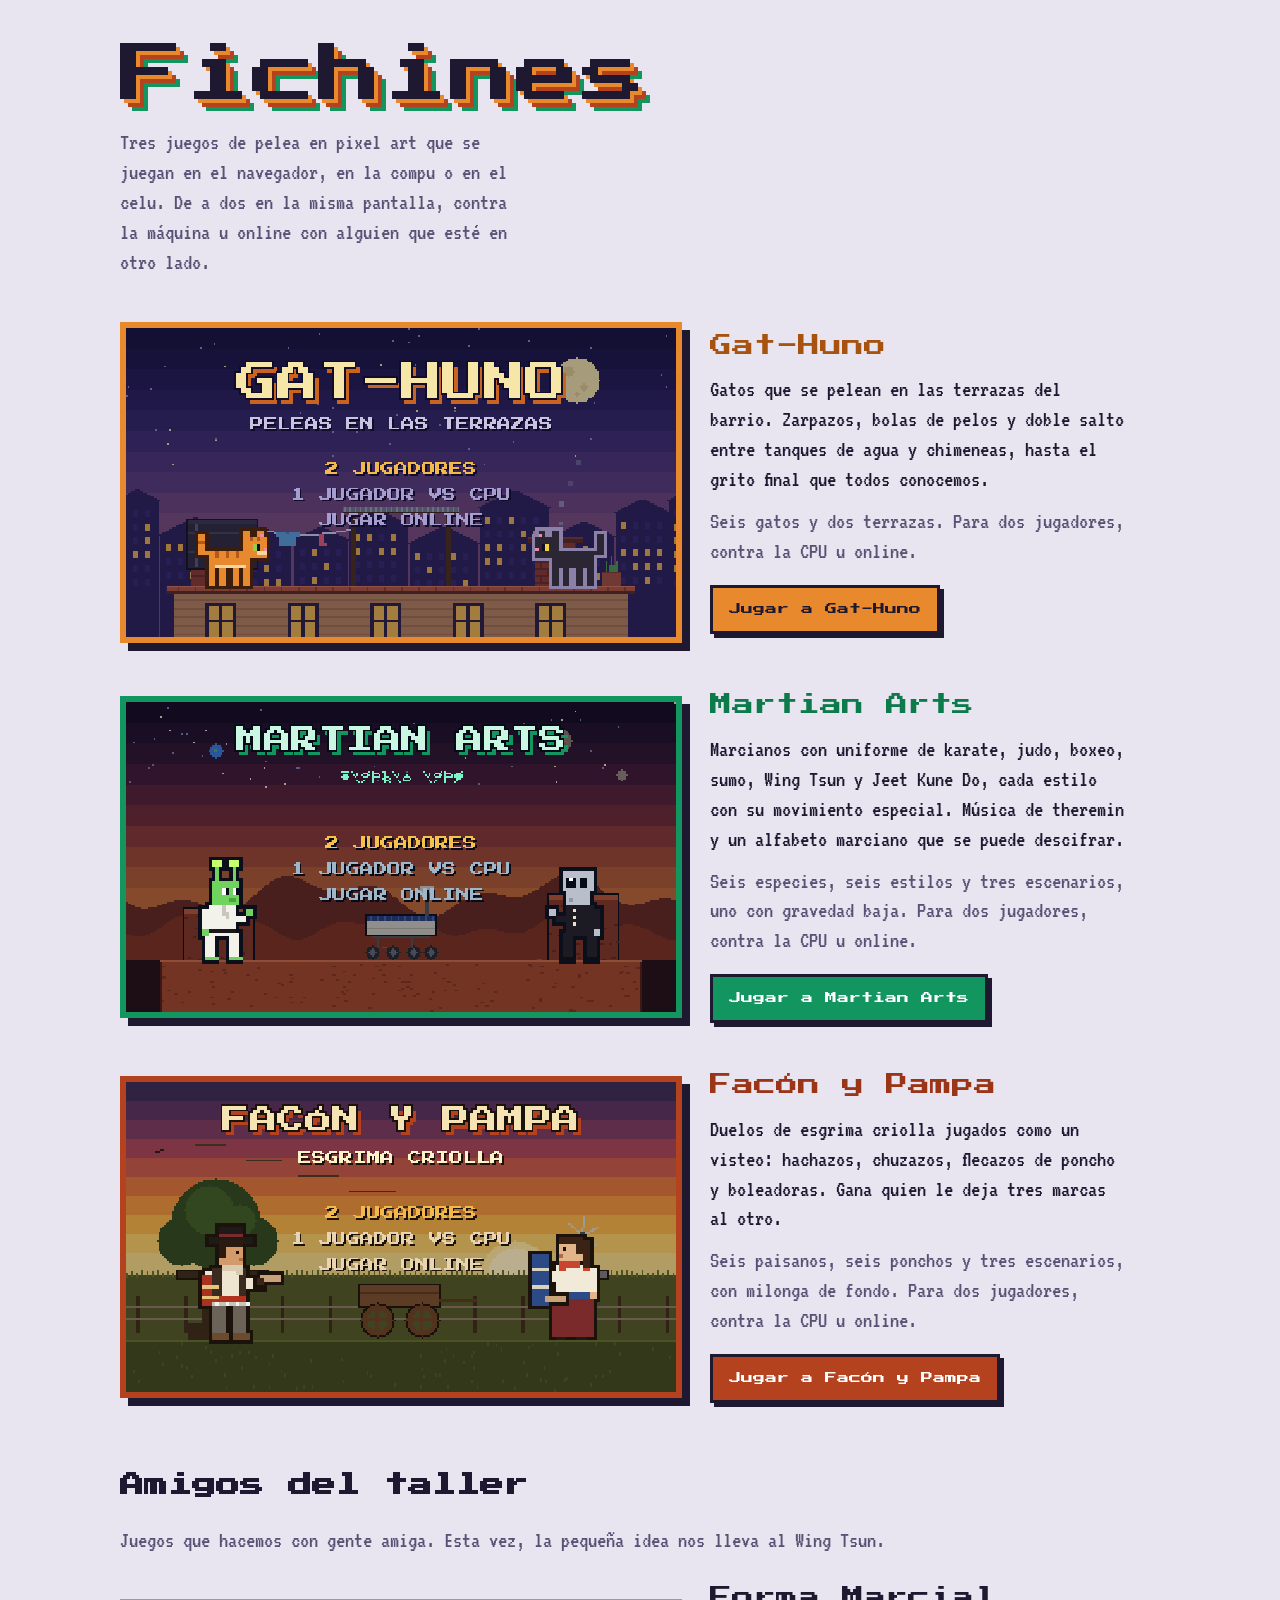
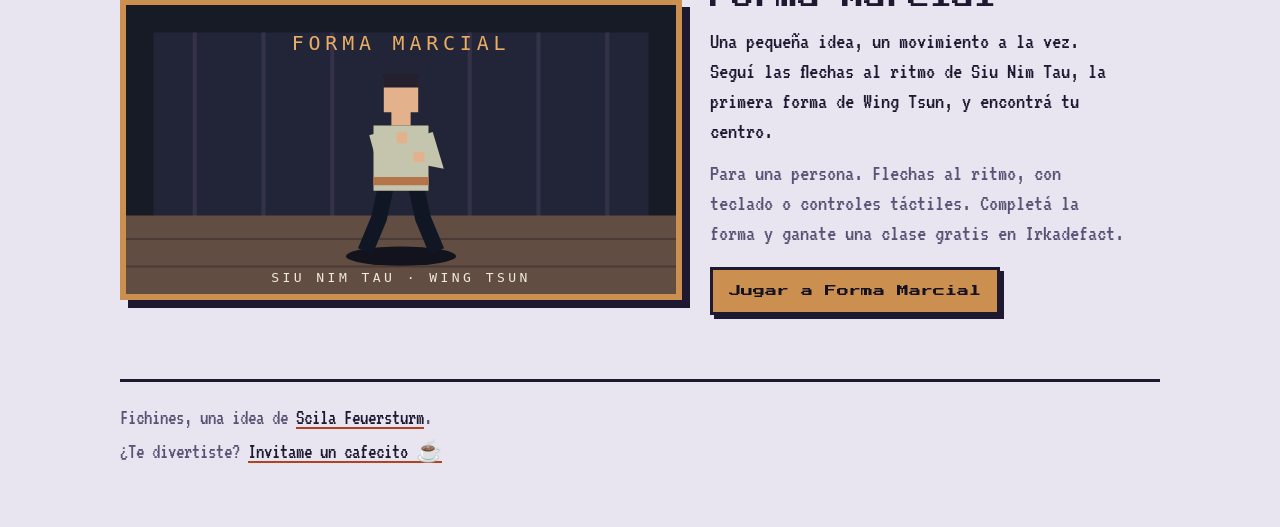
<file: public/index.html>
<!DOCTYPE html>
<html lang="es">
<head>
<meta charset="utf-8">
<meta name="viewport" content="width=device-width, initial-scale=1, viewport-fit=cover">
<title>Fichines</title>
<meta name="description" content="Juegos de pelea en pixel art y amigos del taller: Gat-Huno, Martian Arts, Facón y Pampa y Forma Marcial.">
<link rel="preconnect" href="https://fonts.googleapis.com">
<link rel="preconnect" href="https://fonts.gstatic.com" crossorigin>
<link href="https://fonts.googleapis.com/css2?family=Press+Start+2P&family=VT323&display=swap" rel="stylesheet">
<style>
:root{
  --bg:#e8e4f0; --ink:#1e1830; --muted:#5a5274; --line:#1e1830; --shade:#c9c2db;
  --gh:#e8892e; --gh-ink:#1e1830; --ma:#12955f; --ma-ink:#ffffff; --fp:#b4421f; --fp-ink:#ffffff;
  --gh-text:#a8520f; --ma-text:#0d7a4c; --fp-text:#9a3518;
  color-scheme: light;
  box-sizing:border-box;
  padding-top:env(safe-area-inset-top,0px);
  padding-bottom:env(safe-area-inset-bottom,0px);
}
@media (prefers-color-scheme: dark){
  :root:not([data-theme="light"]){
    --bg:#16121f; --ink:#f1ead9; --muted:#a79fbf; --line:#3d3555; --shade:#0c0a12;
    --gh:#f0913a; --gh-ink:#16121f; --ma:#4ef0a5; --ma-ink:#16121f; --fp:#e0603e; --fp-ink:#16121f; --gh-text:#f0913a; --ma-text:#4ef0a5; --fp-text:#e0603e;
    color-scheme: dark;
  }
}
:root[data-theme="dark"]{
  --bg:#16121f; --ink:#f1ead9; --muted:#a79fbf; --line:#3d3555; --shade:#0c0a12;
  --gh:#f0913a; --gh-ink:#16121f; --ma:#4ef0a5; --ma-ink:#16121f; --fp:#e0603e; --fp-ink:#16121f; --gh-text:#f0913a; --ma-text:#4ef0a5; --fp-text:#e0603e;
  color-scheme: dark;
}
html{scroll-padding-top:env(safe-area-inset-top,0px);}
*,*::before,*::after{box-sizing:border-box}
body{margin:0; background:var(--bg); color:var(--ink); font-family:"VT323", ui-monospace, "Courier New", monospace; font-size:23px; line-height:1.3}
main{max-width:1080px; margin:0 auto; padding:40px 20px 56px}
header{margin-bottom:44px}
h1{font-family:"Press Start 2P", ui-monospace, monospace; font-weight:normal; font-size:clamp(34px,7vw,64px); line-height:1.1; margin:0 0 18px; letter-spacing:2px;
   text-shadow:4px 4px 0 var(--gh), 8px 8px 0 var(--fp), 12px 12px 0 var(--ma)}
header p{max-width:44ch; margin:0; color:var(--muted)}
.games{display:flex; flex-direction:column; gap:48px}
.game{display:grid; grid-template-columns:minmax(0,1.25fr) minmax(0,1fr); gap:28px; align-items:center}
.screen{display:block; border:6px solid var(--accent); background:#000; box-shadow:8px 8px 0 var(--line); line-height:0}
.screen img{width:100%; height:auto; image-rendering:pixelated; image-rendering:crisp-edges; display:block}
.screen:focus-visible{outline:4px solid var(--ink); outline-offset:4px}
.info h2{font-family:"Press Start 2P", ui-monospace, monospace; font-weight:normal; font-size:clamp(17px,2.4vw,22px); line-height:1.35; margin:0 0 14px; color:var(--accent-text)}
.info p{margin:0 0 12px; max-width:46ch}
.info .modes{color:var(--muted)}
.play{display:inline-block; margin-top:6px; font-family:"Press Start 2P", ui-monospace, monospace; font-size:12px; line-height:1.4;
  background:var(--accent); color:var(--accent-ink); text-decoration:none; padding:13px 16px; border:3px solid var(--line); box-shadow:4px 4px 0 var(--line)}
.play:hover{filter:brightness(1.08)}
.play:active{transform:translate(3px,3px); box-shadow:1px 1px 0 var(--line)}
.play:focus-visible{outline:4px solid var(--ink); outline-offset:3px}
footer{margin-top:64px; padding-top:22px; border-top:3px solid var(--line); color:var(--muted); font-size:21px}
footer p{margin:0 0 6px}
footer a{color:var(--ink); text-decoration:underline; text-decoration-color:var(--fp); text-underline-offset:3px}
footer a:hover{color:var(--fp)}
footer a:focus-visible{outline:3px solid var(--ink); outline-offset:2px}
@media (max-width:760px){
  main{padding-top:28px}
  .game{grid-template-columns:1fr; gap:18px}
  .games{gap:40px}
  h1{text-shadow:3px 3px 0 var(--gh), 6px 6px 0 var(--fp), 9px 9px 0 var(--ma)}
}
@media (prefers-reduced-motion: reduce){ .play:active{transform:none} }
</style>
</head>
<body>
<main>
  <header>
    <h1>Fichines</h1>
    <p>Tres juegos de pelea en pixel art que se juegan en el navegador, en la compu o en el celu. De a dos en la misma pantalla, contra la máquina u online con alguien que esté en otro lado.</p>
  </header>
  <section class="games" aria-label="Juegos">
    <article class="game" style="--accent:var(--gh); --accent-ink:var(--gh-ink); --accent-text:var(--gh-text)">
      <a class="screen" href="https://gat-huno.onrender.com" aria-label="Jugar a Gat-Huno">
        <img src="[data-uri]" width="640" height="360" alt="Pantalla de título de Gat-Huno: un gato naranja y uno negro frente a frente en una terraza de noche">
      </a>
      <div class="info">
        <h2>Gat-Huno</h2>
        <p>Gatos que se pelean en las terrazas del barrio. Zarpazos, bolas de pelos y doble salto entre tanques de agua y chimeneas, hasta el grito final que todos conocemos.</p>
        <p class="modes">Seis gatos y dos terrazas. Para dos jugadores, contra la CPU u online.</p>
        <a class="play" href="https://gat-huno.onrender.com">Jugar a Gat-Huno</a>
      </div>
    </article>
    <article class="game" style="--accent:var(--ma); --accent-ink:var(--ma-ink); --accent-text:var(--ma-text)">
      <a class="screen" href="https://martian-arts.onrender.com" aria-label="Jugar a Martian Arts">
        <img src="[data-uri]" width="640" height="360" alt="Pantalla de título de Martian Arts: un marciano verde con gi de karate y un gris con traje de kung fu en un cráter de Marte">
      </a>
      <div class="info">
        <h2>Martian Arts</h2>
        <p>Marcianos con uniforme de karate, judo, boxeo, sumo, Wing Tsun y Jeet Kune Do, cada estilo con su movimiento especial. Música de theremin y un alfabeto marciano que se puede descifrar.</p>
        <p class="modes">Seis especies, seis estilos y tres escenarios, uno con gravedad baja. Para dos jugadores, contra la CPU u online.</p>
        <a class="play" href="https://martian-arts.onrender.com">Jugar a Martian Arts</a>
      </div>
    </article>
    <article class="game" style="--accent:var(--fp); --accent-ink:var(--fp-ink); --accent-text:var(--fp-text)">
      <a class="screen" href="https://facon-y-pampa.onrender.com" aria-label="Jugar a Facón y Pampa">
        <img src="[data-uri]" width="640" height="360" alt="Pantalla de título de Facón y Pampa: un gaucho y una china frente a frente en la pampa al atardecer">
      </a>
      <div class="info">
        <h2>Facón y Pampa</h2>
        <p>Duelos de esgrima criolla jugados como un visteo: hachazos, chuzazos, flecazos de poncho y boleadoras. Gana quien le deja tres marcas al otro.</p>
        <p class="modes">Seis paisanos, seis ponchos y tres escenarios, con milonga de fondo. Para dos jugadores, contra la CPU u online.</p>
        <a class="play" href="https://facon-y-pampa.onrender.com">Jugar a Facón y Pampa</a>
      </div>
    </article>
  </section>
  <section class="friends" aria-labelledby="friends-title" style="margin-top:64px">
    <h2 id="friends-title" style="font-family:'Press Start 2P',monospace;font-size:clamp(17px,3vw,24px);line-height:1.5">Amigos del taller</h2>
    <p style="color:var(--muted);margin-bottom:28px">Juegos que hacemos con gente amiga. Esta vez, la pequeña idea nos lleva al Wing Tsun.</p>
    <article class="game" style="--accent:#cb9050;--accent-ink:#16121f;--accent-text:var(--ink)">
      <a class="screen" href="forma-marcial/" aria-label="Jugar a Forma Marcial">
        <img src="forma-marcial/cover.svg" alt="Forma Marcial: un practicante de Wing Tsun en un salón de entrenamiento pixel art" width="800" height="420" loading="lazy">
      </a>
      <div class="info">
        <h2>Forma Marcial</h2>
        <p>Una pequeña idea, un movimiento a la vez. Seguí las flechas al ritmo de Siu Nim Tau, la primera forma de Wing Tsun, y encontrá tu centro.</p>
        <p class="modes">Para una persona. Flechas al ritmo, con teclado o controles táctiles. Completá la forma y ganate una clase gratis en Irkadefact.</p>
        <a class="play" href="forma-marcial/">Jugar a Forma Marcial</a>
      </div>
    </article>
  </section>
  <footer>
    <p>Fichines, una idea de <a href="https://www.linkedin.com/in/priscila-gomez-dv" target="_blank" rel="noopener">Scila Feuersturm</a>.</p>
    <p>¿Te divertiste? <a href="https://cafecito.app/scilafeuersturm" target="_blank" rel="noopener">Invitame un cafecito ☕</a></p>
  </footer>
</main>
</body>
</html>
</file>
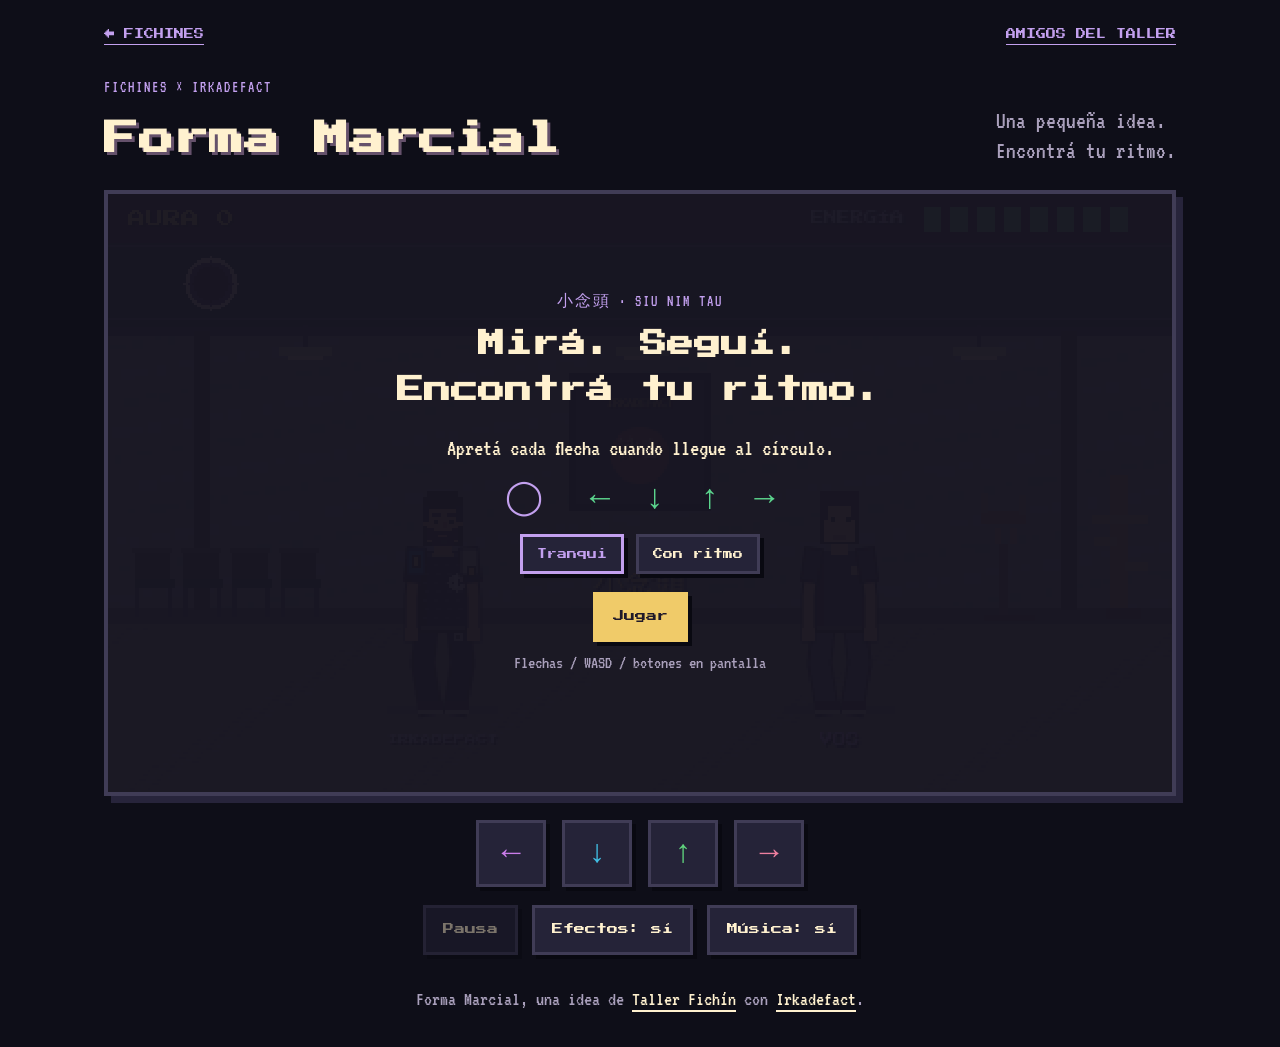
<file: public/forma-marcial/index.html>
<!doctype html><html lang="es"><head><meta charset="utf-8"><meta name="viewport" content="width=device-width,initial-scale=1,viewport-fit=cover"><meta name="theme-color" content="#0e0e18"><title>Forma Marcial · Fichines</title><meta name="description" content="Seguí las flechas, encontrá tu ritmo y ganate una clase gratis de Wing Tsun con Irkadefact."><link rel="stylesheet" href="style.css"><script src="sequence.js" defer></script><script src="engine.js" defer></script><script src="game.js" defer></script></head><body><main><nav><a href="../">← FICHINES</a><a href="../#friends-title">AMIGOS DEL TALLER</a></nav><header><div><p class="eyebrow">FICHINES × IRKADEFACT</p><h1>Forma Marcial</h1></div><p>Una pequeña idea.<br>Encontrá tu ritmo.</p></header><section class="cabinet" aria-label="Forma Marcial: juego de ritmo"><canvas id="game" width="480" height="270" tabindex="0" role="img" aria-label="Juego de ritmo. Apretá la flecha cuando llega al círculo. Flechas o WASD; P pausa."></canvas><div id="intro" class="overlay"><p class="eyebrow">小念頭 · SIU NIM TAU</p><h2>Mirá. Seguí.<br>Encontrá tu ritmo.</h2><p>Apretá cada flecha cuando llegue al círculo.</p><div class="sample" aria-hidden="true"><span>◯</span> ← ↓ ↑ →</div><div class="choices" role="group" aria-label="Velocidad"><button id="calm" aria-pressed="true">Tranqui</button><button id="normal" aria-pressed="false">Con ritmo</button></div><button id="start" class="primary">Jugar</button><p class="small">Flechas / WASD / botones en pantalla</p><p id="record" class="small"></p></div><div id="paused" class="overlay" hidden><p class="eyebrow">TOMATE UN RESPIRO</p><h2>En pausa</h2><button id="resume" class="primary">Seguir</button><button id="home">Volver al inicio</button></div><div id="win" class="overlay reward" hidden><p class="eyebrow">FORMA COMPLETA</p><h2>¡Encontraste tu ritmo!</h2><p id="result"></p><p class="prize">Te ganaste una clase gratis en:</p><a class="instagram" href="https://www.instagram.com/irkadefact/" target="_blank" rel="noopener noreferrer">@irkadefact ↗</a><a href="https://www.instagram.com/irkadefact/" target="_blank" rel="noopener noreferrer" aria-label="Ir a Instagram de Irkadefact"><img src="instagram-qr.png" width="140" height="140" alt="QR de instagram.com/irkadefact/"></a><p class="small">Escribinos para coordinar tu clase de prueba.</p><button id="again" class="primary">Otra vuelta</button></div></section><div class="controls" aria-label="Controles de juego"><button data-dir="left" aria-label="Izquierda">←</button><button data-dir="down" aria-label="Abajo">↓</button><button data-dir="up" aria-label="Arriba">↑</button><button data-dir="right" aria-label="Derecha">→</button></div><div class="options"><button id="pause" disabled>Pausa</button><button id="sound" aria-pressed="true">Efectos: sí</button><button id="music" aria-pressed="true">Música: sí</button></div><p id="status" class="sr-only" role="status" aria-live="polite"></p><footer>Forma Marcial, una idea de <a href="../">Taller Fichín</a> con <a href="https://www.instagram.com/irkadefact/" target="_blank" rel="noopener noreferrer">Irkadefact</a>.</footer></main></body></html>
</file>
<file: public/forma-marcial/style.css>
@import url('https://fonts.googleapis.com/css2?family=Press+Start+2P&family=VT323&display=swap');
:root{color-scheme:dark;--bg:#0e0e18;--ink:#fff1cf;--muted:#aaa0bc;--line:#403c56;--purple:#c3a0ef;--gold:#f0cb69}*{box-sizing:border-box}body{margin:0;background:var(--bg);color:var(--ink);font-family:'VT323',monospace;font-size:23px;line-height:1.25}main{max-width:1120px;margin:auto;padding:26px 24px 35px}a{color:inherit;text-underline-offset:5px}nav{display:flex;justify-content:space-between;gap:20px;font-family:'Press Start 2P',monospace;font-size:10px;line-height:1.7;color:var(--purple)}header{display:flex;justify-content:space-between;align-items:end;gap:20px;margin:34px 0 24px}header p{margin:0;color:var(--muted);font-size:24px}.eyebrow{font-size:16px;letter-spacing:2px;color:var(--purple);margin:0 0 16px}h1,h2,button,.instagram{font-family:'Press Start 2P',monospace}h1{font-size:clamp(19px,3.5vw,35px);line-height:1.5;margin:12px 0 0;text-shadow:3px 3px #65516b}h2{font-size:clamp(16px,2.5vw,27px);line-height:1.7;margin:0 0 12px}button{background:#252338;color:var(--ink);border:3px solid var(--line);font-size:11px;line-height:1.6;padding:13px 17px;box-shadow:4px 4px #090911;cursor:pointer}button:hover{border-color:var(--purple)}button:active,button.pressed{transform:translate(2px,2px);box-shadow:none;background:#514565}button:disabled{opacity:.45;cursor:default}button:focus-visible,a:focus-visible,canvas:focus-visible{outline:3px solid var(--gold);outline-offset:4px}.primary{color:#201a2a;background:var(--gold);border-color:var(--gold)}.cabinet{position:relative;border:4px solid var(--line);box-shadow:7px 7px #27243b;background:#161522}canvas{display:block;width:100%;height:auto;image-rendering:pixelated;outline:none}.overlay{position:absolute;inset:0;display:flex;align-items:center;justify-content:center;flex-direction:column;text-align:center;background:#171522f5;padding:20px;overflow:auto}.overlay p{margin:10px 0}.sample{font-family:monospace;color:#5bd48d;font-size:34px;word-spacing:14px;margin:4px 0 14px}.sample span{color:var(--purple);margin-right:12px}.choices{display:flex;gap:12px;margin-bottom:18px}.choices button{font-size:10px;padding:9px 14px}.choices [aria-pressed=true]{border-color:var(--purple);color:var(--purple)}.small{color:var(--muted);font-size:18px}.controls{display:flex;justify-content:center;gap:16px;margin:24px 0 18px}.controls button{font-family:monospace;font-size:32px;min-width:70px;min-height:62px;padding:5px 15px;touch-action:none;-webkit-user-select:none;user-select:none}.controls [data-dir=left]{color:#ca7dea}.controls [data-dir=down]{color:#41bee3}.controls [data-dir=up]{color:#60d37d}.controls [data-dir=right]{color:#ee7f9f}.options{display:flex;flex-wrap:wrap;justify-content:center;gap:14px}.reward{background:#171522}.reward h2{font-size:20px}.reward .eyebrow{margin:0}.reward p{font-size:21px;margin:8px 0}.reward .instagram{color:var(--gold);font-size:18px;margin:6px 0 12px}.reward img{display:block;image-rendering:pixelated}.reward .small{font-size:17px}.reward button{margin-top:10px}footer{margin-top:32px;color:var(--muted);font-size:20px;text-align:center}footer a{color:var(--ink)}.sr-only{position:absolute;width:1px;height:1px;padding:0;margin:-1px;overflow:hidden;clip:rect(0,0,0,0);white-space:nowrap;border:0}[hidden]{display:none!important}@media(max-width:700px){main{padding:20px 12px}nav{font-size:8px}header{margin:22px 0 18px}header>p{font-size:18px}.eyebrow{font-size:13px}h1{font-size:20px}.cabinet:has(.overlay:not([hidden])){min-height:460px}.overlay{padding:18px 12px}.reward{padding:18px 12px}.reward h2{font-size:16px}.reward p{font-size:19px}.reward img{width:120px;height:120px}.sample{font-size:28px}.controls{gap:12px}.controls button{min-width:58px;min-height:58px}.options{gap:10px}.options button{font-size:9px;padding:11px 10px}footer{font-size:18px}}@media(prefers-reduced-motion:reduce){button:active{transform:none}}
</file>
